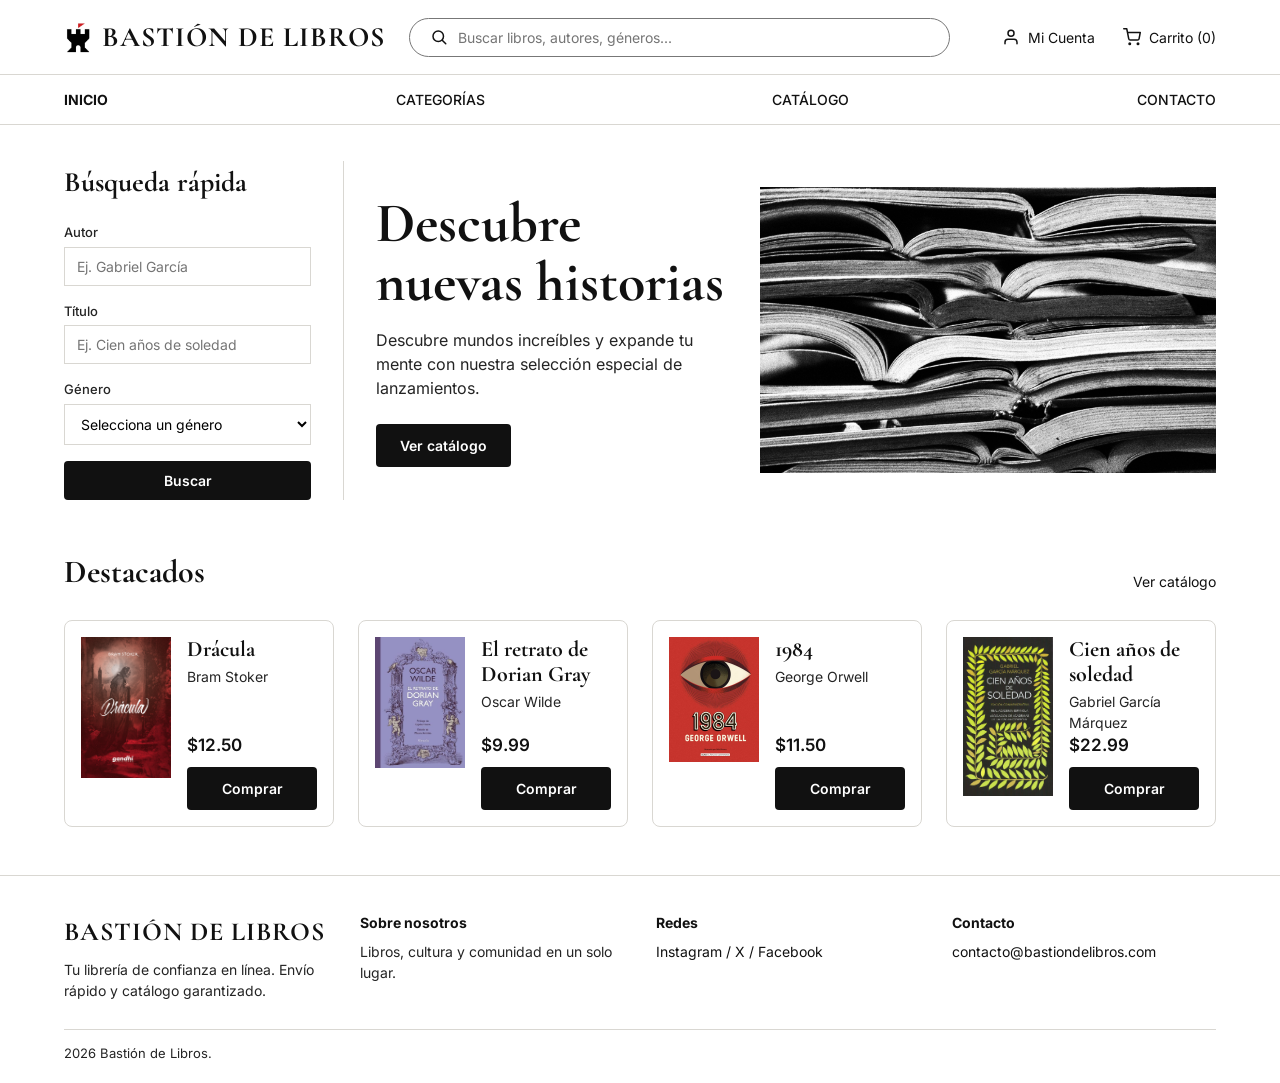
<file: index.html>
<!DOCTYPE html>
<html lang="es">
<head>
  <meta charset="UTF-8">
  <meta name="viewport" content="width=device-width, initial-scale=1.0">
  <title>Bastión de Libros | Inicio</title>
  <link rel="stylesheet" href="estilos/estilos.css">
</head>
<body>

  <!-- ====== CABECERA ====== -->
  <header class="cabecera">
    <div class="contenedor fila-cabecera">
      <a class="logo" href="index.html">
        <img src="imagenes/logo.png" alt="">
        Bastión de Libros
      </a>
      <form class="buscador-general" action="#">
        <img src="imagenes/iconos/icono-busqueda.svg" alt="">
        <input type="search" placeholder="Buscar libros, autores, géneros..." aria-label="Buscar libros, autores, géneros">
      </form>
      <div class="acciones-cuenta">
        <a href="#"><img src="imagenes/iconos/icono-cuenta.svg" alt="">Mi Cuenta</a>
        <a href="#"><img src="imagenes/iconos/icono-carrito.svg" alt="">Carrito (0)</a>
      </div>
    </div>
  </header>

  <!-- ====== MENÚ DE NAVEGACIÓN ====== -->
   <nav class="menu">
    <div class="contenedor fila-menu">
      <ul>
        <li><a class="activo" href="index.html">Inicio</a></li>
        <li><a href="#">Categorías</a></li>
        <li><a href="catalogo.html">Catálogo</a></li>
        <li><a href="#contacto">Contacto</a></li>
      </ul>
    </div>
  </nav>

  <main>
    <!-- ====== PORTADA: BÚSQUEDA + BANNER ====== -->
    <section class="portada">
      <div class="contenedor fila-portada">

        <aside class="busqueda-rapida">
         <h2>Búsqueda rápida</h2>
          <form action="#">
            <label for="autor">Autor</label>
            <input type="text" id="autor" placeholder="Ej. Gabriel García">

            <label for="titulo">Título</label>
            <input type="text" id="titulo" placeholder="Ej. Cien años de soledad">

            <label for="genero">Género</label>
            <select id="genero">
              <option>Selecciona un género</option>
              <option>Ficción</option>
              <option>No ficción</option>
              <option>Infantil</option>
              <option>Historia</option>
              <option>Ciencia</option>
            </select>

            <button class="boton-oscuro" type="submit">Buscar</button>
          </form>
        </aside>

         <div class="banner">
          <div class="banner-texto">
            <h1>Descubre nuevas historias</h1>
            <p class="descripcion">Descubre mundos increíbles y expande tu mente con nuestra selección especial de lanzamientos.</p>
            <a class="boton-oscuro" href="catalogo.html">Ver catálogo</a>
          </div>
          <div class="banner-imagen">
            <img src="imagenes/banner_principal_img.jpg" alt="Pila de libros antiguos en blanco y negro">
          </div>
        </div>

      </div>
    </section>

    <!-- ====== LIBROS DESTACADOS ====== -->
    <section class="destacados">
      <div class="contenedor">
        <div class="encabezado-seccion">
          <h2 class="titulo-seccion">Destacados</h2>
          <a class="enlace-ver" href="catalogo.html">Ver catálogo</a>
        </div>

        <div class="fila-tarjetas">
          <article class="tarjeta">
            <img src="imagenes/libros/portada_dracula.jpg" alt="Portada de Drácula">
            <div class="tarjeta-info">
              <h3>Drácula</h3>
              <p class="autor">Bram Stoker</p>
              <p class="precio">$12.50</p>
              <a class="boton-oscuro" href="#">Comprar</a>
            </div>
          </article>

          <article class="tarjeta">
            <img src="imagenes/libros/portada_el_retrato_de_dorian_grey.jpg" alt="Portada de El retrato de Dorian Gray">
            <div class="tarjeta-info">
              <h3>El retrato de Dorian Gray</h3>
              <p class="autor">Oscar Wilde</p>
              <p class="precio">$9.99</p>
              <a class="boton-oscuro" href="#">Comprar</a>
            </div>
          </article>

          <article class="tarjeta">
            <img src="imagenes/libros/portada_1984.jpg" alt="Portada de 1984">
            <div class="tarjeta-info">
              <h3>1984</h3>
              <p class="autor">George Orwell</p>
              <p class="precio">$11.50</p>
              <a class="boton-oscuro" href="#">Comprar</a>
            </div>
          </article>

          <article class="tarjeta">
            <img src="imagenes/libros/portada_cien_anos_de_soledad.jpg" alt="Portada de Cien años de soledad">
            <div class="tarjeta-info">
              <h3>Cien años de soledad</h3>
              <p class="autor">Gabriel García Márquez</p>
              <p class="precio">$22.99</p>
              <a class="boton-oscuro" href="#">Comprar</a>
            </div>
          </article>
        </div>
      </div>
    </section>
  </main>

  <!-- ====== PIE DE PÁGINA ====== -->
  <footer class="pie" id="contacto">
    <div class="contenedor">
      <div class="fila-pie">
        <div class="pie-columna">
          <p class="logo-pie">Bastión de Libros</p>
          <p>Tu librería de confianza en línea. Envío rápido y catálogo garantizado.</p>
        </div>
        <div class="pie-columna">
          <h4>Sobre nosotros</h4>
          <p>Libros, cultura y comunidad en un solo lugar.</p>
        </div>
        <div class="pie-columna">
          <h4>Redes</h4>
          <p><a href="#"> Instagram </a><a href="#"> / X  </a><a href="#">  / Facebook </a></p>
        </div>
        <div class="pie-columna">
          <h4>Contacto</h4>
          <p><a href="mailto:contacto@bastiondelibros.com">contacto@bastiondelibros.com</a></p>
        </div>
      </div>
      <p class="derechos">2026 Bastión de Libros.</p>
    </div>
  </footer>

</body>
</html>
</file>
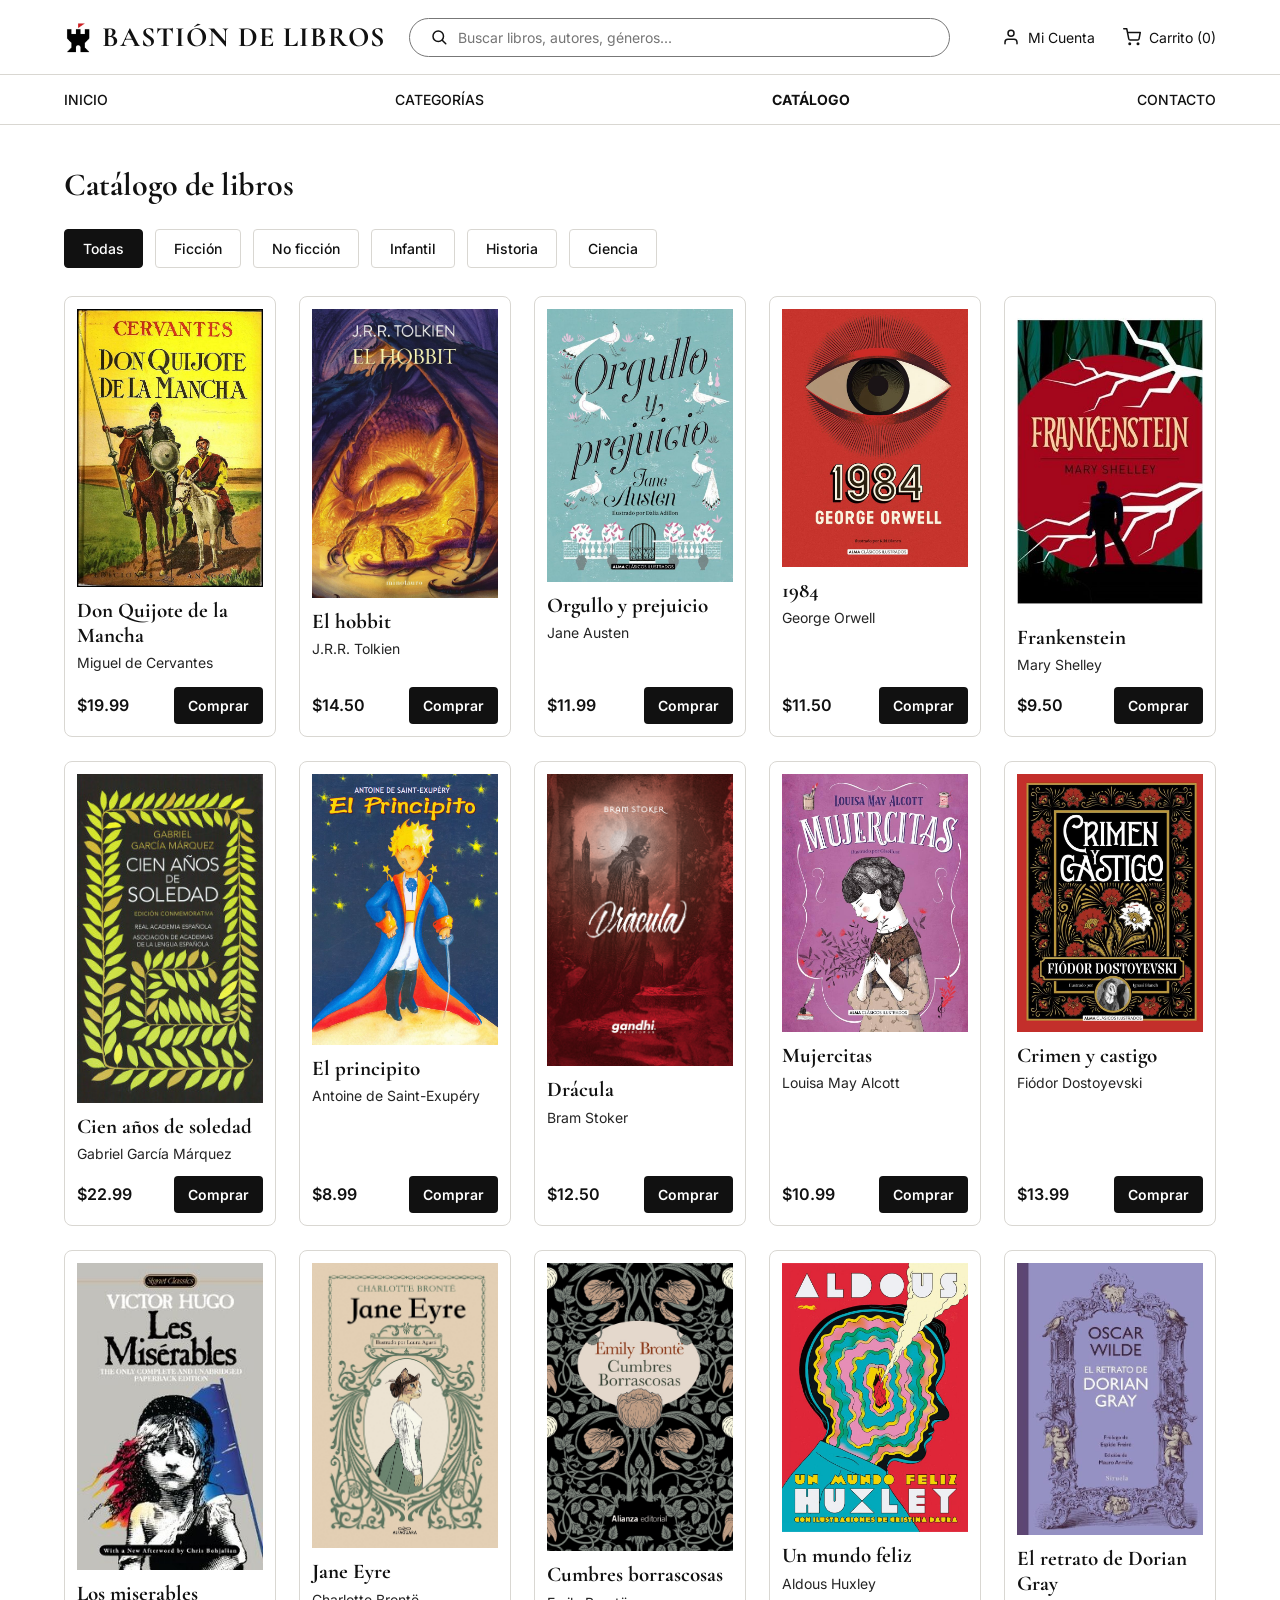
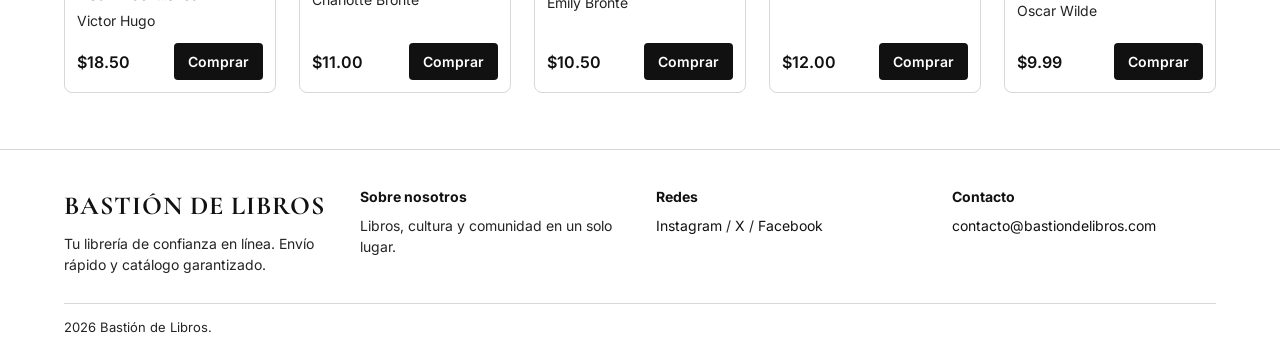
<file: catalogo.html>
<!DOCTYPE html>
<html lang="es">
<head>
  <meta charset="UTF-8">
  <meta name="viewport" content="width=device-width, initial-scale=1.0">
  <title>Bastión de Libros | Catálogo</title>
  <link rel="stylesheet" href="estilos/estilos.css">
</head>
<body>

  <!--  CABECERA -->
    <header class="cabecera">
    <div class="contenedor fila-cabecera">
      <a class="logo" href="index.html">
        <img src="imagenes/logo.png" alt="">
        Bastión de Libros
      </a>
      <form class="buscador-general" action="#">
        <img src="imagenes/iconos/icono-busqueda.svg" alt="">
        <input type="search" placeholder="Buscar libros, autores, géneros..." aria-label="Buscar libros, autores, géneros">
      </form>
      <div class="acciones-cuenta">
        <a href="#"><img src="imagenes/iconos/icono-cuenta.svg" alt="">Mi Cuenta</a>
        <a href="#"><img src="imagenes/iconos/icono-carrito.svg" alt="">Carrito (0)</a>
      </div>
    </div>
  </header>

  <!--  MENÚ DE NAVEGACIÓN  -->
    <nav class="menu">
    <div class="contenedor fila-menu">
      <ul>
        <li><a href="index.html">Inicio</a></li>
        <li><a href="#">Categorías</a></li>
        <li><a class="activo" href="catalogo.html">Catálogo</a></li>
        <li><a href="#contacto">Contacto</a></li>
      </ul>
    </div>
  </nav>

  <main>
    <section class="catalogo">
      <div class="contenedor">
        <h1 class="titulo-seccion">Catálogo de libros</h1>

        <!-- Filtros por categoría -->
        <ul class="filtros">
          <li><a class="activo" href="#">Todas</a></li>
          <li><a href="#">Ficción</a></li>
          <li><a href="#">No ficción</a></li>
          <li><a href="#">Infantil</a></li>
          <li><a href="#">Historia</a></li>
          <li><a href="#">Ciencia</a></li>
        </ul>

        <!-- Cuadrícula de 15 libros (5 por fila) -->
        <div class="cuadricula">

          <!-- Fila 1 -->
          <article class="ficha">
            <img src="imagenes/libros/portada_don_quijote_de_la_mancha.jpg" alt="Portada de Don Quijote de la Mancha">
            <h3>Don Quijote de la Mancha</h3>
            <p class="autor">Miguel de Cervantes</p>
            <div class="ficha-pie">
              <p class="precio">$19.99</p>
              <a class="boton-oscuro" href="#">Comprar</a>
            </div>
          </article>
          <article class="ficha">
            <img src="imagenes/libros/portada_el_hobbit.jpg" alt="Portada de El hobbit">
            <h3>El hobbit</h3>
            <p class="autor">J.R.R. Tolkien</p>
            <div class="ficha-pie">
              <p class="precio">$14.50</p>
              <a class="boton-oscuro" href="#">Comprar</a>
            </div>
          </article>
          <article class="ficha">
            <img src="imagenes/libros/portada_orgullo_y_prejuicio.jpg" alt="Portada de Orgullo y prejuicio">
            <h3>Orgullo y prejuicio</h3>
            <p class="autor">Jane Austen</p>
            <div class="ficha-pie">
              <p class="precio">$11.99</p>
              <a class="boton-oscuro" href="#">Comprar</a>
            </div>
          </article>
          <article class="ficha">
            <img src="imagenes/libros/portada_1984.jpg" alt="Portada de 1984">
            <h3>1984</h3>
            <p class="autor">George Orwell</p>
            <div class="ficha-pie">
              <p class="precio">$11.50</p>
              <a class="boton-oscuro" href="#">Comprar</a>
            </div>
          </article>
          <article class="ficha">
            <img src="imagenes/libros/portada_frankenstein.jpg" alt="Portada de Frankenstein">
            <h3>Frankenstein</h3>
            <p class="autor">Mary Shelley</p>
            <div class="ficha-pie">
              <p class="precio">$9.50</p>
              <a class="boton-oscuro" href="#">Comprar</a>
            </div>
          </article>

          <!-- Fila 2 -->
          <article class="ficha">
            <img src="imagenes/libros/portada_cien_anos_de_soledad.jpg" alt="Portada de Cien años de soledad">
            <h3>Cien años de soledad</h3>
            <p class="autor">Gabriel García Márquez</p>
            <div class="ficha-pie">
              <p class="precio">$22.99</p>
              <a class="boton-oscuro" href="#">Comprar</a>
            </div>
          </article>
          <article class="ficha">
            <img src="imagenes/libros/portada_el_principito.jpg" alt="Portada de El principito">
            <h3>El principito</h3>
            <p class="autor">Antoine de Saint-Exupéry</p>
            <div class="ficha-pie">
              <p class="precio">$8.99</p>
              <a class="boton-oscuro" href="#">Comprar</a>
            </div>
          </article>
          <article class="ficha">
            <img src="imagenes/libros/portada_dracula.jpg" alt="Portada de Drácula">
            <h3>Drácula</h3>
            <p class="autor">Bram Stoker</p>
            <div class="ficha-pie">
              <p class="precio">$12.50</p>
              <a class="boton-oscuro" href="#">Comprar</a>
            </div>
          </article>
          <article class="ficha">
            <img src="imagenes/libros/portada_mujercitas.jpg" alt="Portada de Mujercitas">
            <h3>Mujercitas</h3>
            <p class="autor">Louisa May Alcott</p>
            <div class="ficha-pie">
              <p class="precio">$10.99</p>
              <a class="boton-oscuro" href="#">Comprar</a>
            </div>
          </article>
          <article class="ficha">
            <img src="imagenes/libros/portada_crimen_y_castigo.jpg" alt="Portada de Crimen y castigo">
            <h3>Crimen y castigo</h3>
            <p class="autor">Fiódor Dostoyevski</p>
            <div class="ficha-pie">
              <p class="precio">$13.99</p>
              <a class="boton-oscuro" href="#">Comprar</a>
            </div>
          </article>

          <!-- Fila 3 -->
          <article class="ficha">
            <img src="imagenes/libros/portada_los_miserables.jpg" alt="Portada de Los miserables">
            <h3>Los miserables</h3>
            <p class="autor">Victor Hugo</p>
            <div class="ficha-pie">
              <p class="precio">$18.50</p>
              <a class="boton-oscuro" href="#">Comprar</a>
            </div>
          </article>
          <article class="ficha">
            <img src="imagenes/libros/portada_jane_eyre.jpg" alt="Portada de Jane Eyre">
            <h3>Jane Eyre</h3>
            <p class="autor">Charlotte Brontë</p>
            <div class="ficha-pie">
              <p class="precio">$11.00</p>
              <a class="boton-oscuro" href="#">Comprar</a>
            </div>
          </article>
          <article class="ficha">
            <img src="imagenes/libros/portada_cumbres_borrascosas.jpg" alt="Portada de Cumbres borrascosas">
            <h3>Cumbres borrascosas</h3>
            <p class="autor">Emily Brontë</p>
            <div class="ficha-pie">
              <p class="precio">$10.50</p>
              <a class="boton-oscuro" href="#">Comprar</a>
            </div>
          </article>
          <article class="ficha">
            <img src="imagenes/libros/portada_un_mundo_feliz.jpg" alt="Portada de Un mundo feliz">
            <h3>Un mundo feliz</h3>
            <p class="autor">Aldous Huxley</p>
            <div class="ficha-pie">
              <p class="precio">$12.00</p>
              <a class="boton-oscuro" href="#">Comprar</a>
            </div>
          </article>
          <article class="ficha">
            <img src="imagenes/libros/portada_el_retrato_de_dorian_grey.jpg" alt="Portada de El retrato de Dorian Gray">
            <h3>El retrato de Dorian Gray</h3>
            <p class="autor">Oscar Wilde</p>
            <div class="ficha-pie">
              <p class="precio">$9.99</p>
              <a class="boton-oscuro" href="#">Comprar</a>
            </div>
          </article>

        </div>
    </div>
   </section>
 </main>
        <!-- ====== PIE DE PÁGINA ====== -->
  <footer class="pie" id="contacto">
    <div class="contenedor">
      <div class="fila-pie">
        <div class="pie-columna">
          <p class="logo-pie">Bastión de Libros</p>
          <p>Tu librería de confianza en línea. Envío rápido y catálogo garantizado.</p>
        </div>
        <div class="pie-columna">
          <h4><span class="barra">Sobre nosotros</h4>
          <p>Libros, cultura y comunidad en un solo lugar.</p>
        </div>
        <div class="pie-columna">
          <h4><span class="barra">Redes</h4>
          <p><a href="#">Instagram</a> / <a href="#">X</a> / <a href="#">Facebook</a></p>
        </div>
        <div class="pie-columna">
          <h4><span class="barra">Contacto</h4>
          <p><a href="mailto:contacto@bastiondelibros.com">contacto@bastiondelibros.com</a></p>
        </div>
      </div>
      <p class="derechos">2026 Bastión de Libros.</p>
    </div>
  </footer>
  </body>
</html>
</file>
<file: estilos/estilos.css>
@font-face {
  font-family: 'Cormorant Garamond';
  src: url('../fuentes/cormorant-garamond-700.woff2') format('woff2');
  font-weight: 700;
  font-style: normal;
}

@font-face {
  font-family: 'Inter';
  src: url('../fuentes/inter-400.woff2') format('woff2');
  font-weight: 400;
  font-style: normal;
}

@font-face {
  font-family: 'Inter';
  src: url('../fuentes/inter-500.woff2') format('woff2');
  font-weight: 500;
  font-style: normal;
}

@font-face {
  font-family: 'Inter';
  src: url('../fuentes/inter-600.woff2') format('woff2');
  font-weight: 600;
  font-style: normal;
}

@font-face {
  font-family: 'Inter';
  src: url('../fuentes/inter-700.woff2') format('woff2');
  font-weight: 700;
  font-style: normal;
}

/* ---------- 1. REINICIO Y BASE ---------- */
* {
  margin: 0;
  padding: 0;
  box-sizing: border-box;
}

body {
  font-family: 'Inter', Arial, sans-serif;
  font-size: 16px;
  line-height: 1.5;
  color: #242424;
  background-color: white;
}

a {
  color: #111111;
  text-decoration: none;
}

ul {
  list-style: none;
}

img {
  display: block;
  max-width: 100%;
}

/* Caja centrada que limita el ancho del contenido */
.contenedor {
  max-width: 1200px;
  margin: 0 auto;
  padding: 0 24px;
}

/* ---------- 2. TÍTULOS REUTILIZABLES ---------- */
.titulo-seccion {
  margin-bottom: 20px;
  font-family: 'Cormorant Garamond', Georgia, serif;
  font-size: 32px;
  font-weight: 700;
  color: #111111;
}

/* ---------- 3. BOTÓN ---------- */
.boton-oscuro {
  display: inline-block;
  padding: 11px 24px;
  background-color: #111111;
  color: #FFFFFF;
  border: none;
  border-radius: 4px;
  font-family: 'Inter', Arial, sans-serif;
  font-size: 14px;
  font-weight: 600;
  text-align: center;
  cursor: pointer;
}

.boton-oscuro:hover {
  background-color: #D71920;
}

/* ---------- 4. CABECERA ---------- */
.cabecera {
  background-color: #FFFFFF;
  border-bottom: 1px solid #D9D7D2;
  padding: 16px 0;
}

.fila-cabecera {
  display: flex;
  align-items: center;
  justify-content: space-between;
  gap: 24px;
}

.logo {
  display: flex;
  align-items: center;
  gap: 10px;
  font-family: 'Cormorant Garamond', Georgia, serif;
  font-size: 28px;
  font-weight: 700;
  letter-spacing: 1px;
  text-transform: uppercase;
}

.logo img {
  width: 28px;
  height: 32px;
}

.buscador-general {
  flex: 1;
  max-width: 560px;
  display: flex;
  align-items: center;
  gap: 10px;
  padding: 0 20px;
  border: 1px solid #777777;
  border-radius: 30px;
  background-color: white;
}

.buscador-general img {
  width: 18px;
  height: 18px;
}

.buscador-general input {
  flex: 1;
  padding: 10px 0;
  border: none;
  background-color: white;
  font-family: 'Inter', Arial, sans-serif;
  font-size: 14px;
}

.acciones-cuenta {
  display: flex;
  align-items: center;
}

.acciones-cuenta a {
  display: flex;
  align-items: center;
  gap: 8px;
  margin-left: 28px;
  font-size: 14px;
}

.acciones-cuenta a:hover {
  color: #D71920;
}

.acciones-cuenta img {
  width: 18px;
  height: 18px;
}

/* ---------- 5. MENÚ DE NAVEGACIÓN ---------- */
.menu {
  background-color: white;
  border-bottom: 1px solid #D9D7D2;
}

.menu ul {
  width: 100%;
  display: flex;
  justify-content: space-between;
}

.menu a {
  display: block;
  padding: 14px 0;
  font-size: 14px;
  font-weight: 500;
  text-transform: uppercase;
}

.menu a:hover {
  color: #D71920;
}

.menu a.activo {
  font-weight: 700;
}

/* ---------- 6. PORTADA (búsqueda + banner) ---------- */
.portada {
  padding: 36px 0;
}

.fila-portada {
  display: flex;
  gap: 32px;
}

/* Búsqueda rápida: sin tarjeta, separada del banner por una línea vertical */
.busqueda-rapida {
  width: 280px;
  padding-right: 32px;
  border-right: 1px solid #D9D7D2;
}

.busqueda-rapida h2 {
  margin-bottom: 20px;
  font-family: 'Cormorant Garamond', Georgia, serif;
  font-size: 28px;
  font-weight: 700;
  color: #111111;
}

.busqueda-rapida label {
  display: block;
  margin-bottom: 4px;
  font-size: 13px;
  font-weight: 500;
}

.busqueda-rapida input,
.busqueda-rapida select {
  width: 100%;
  padding: 10px 12px;
  margin-bottom: 16px;
  border: 1px solid #D9D7D2;
  background-color: white;
  font-family: 'Inter', Arial, sans-serif;
  font-size: 14px;
}

.busqueda-rapida .boton-oscuro {
  width: 100%;
}

/* Banner: texto a la izquierda e imagen a la derecha, sin caja de fondo */
.banner {
  flex: 1;
  display: flex;
  align-items: center;
  gap: 24px;
}

.banner-texto {
  width: 360px;
}

.banner h1 {
  margin-bottom: 16px;
  font-family: 'Cormorant Garamond', Georgia, serif;
  font-size: 56px;
  font-weight: 700;
  line-height: 1.05;
  color: #111111;
}

.descripcion {
  margin-bottom: 24px;
}

.banner-imagen {
  flex: 1;
}

.banner-imagen img {
  width: 100%;
  height: auto;
}

/* ---------- 7. LIBROS DESTACADOS ---------- */
.destacados {
  padding: 12px 0 48px 0;
}

.encabezado-seccion {
  display: flex;
  align-items: center;
  justify-content: space-between;
  margin-bottom: 4px;
}

.enlace-ver {
  font-size: 14px;
}

.enlace-ver:hover {
  color: #D71920;
}

.fila-tarjetas {
  display: flex;
  gap: 24px;
}

.tarjeta {
  flex: 1;
  display: flex;
  gap: 16px;
  padding: 16px;
  background-color: #FFFFFF;
  border: 1px solid #D9D7D2;
  border-radius: 8px;
}

.tarjeta:hover {
  border: 1px solid #D71920;
}

.tarjeta img {
  width: 90px;
  height: auto;
  align-self: flex-start;
}

.tarjeta-info {
  flex: 1;
  display: flex;
  flex-direction: column;
}

.tarjeta-info h3 {
  font-family: 'Cormorant Garamond', Georgia, serif;
  font-size: 22px;
  font-weight: 700;
  line-height: 1.15;
  color: #111111;
}

.autor {
  margin-top: 4px;
  font-size: 14px;
}

.precio {
  margin-top: auto;
  margin-bottom: 8px;
  font-size: 17px;
  font-weight: 600;
  color: #111111;
}

/* ---------- 8. CATÁLOGO ---------- */
.catalogo {
  padding: 36px 0 56px 0;
}

.filtros {
  display: flex;
  flex-wrap: wrap;
  gap: 12px;
  margin-bottom: 28px;
}

.filtros a {
  display: block;
  padding: 8px 18px;
  background-color: #FFFFFF;
  border: 1px solid #D9D7D2;
  border-radius: 4px;
  font-size: 14px;
  font-weight: 500;
}

.filtros a:hover {
  border: 1px solid #D71920;
  color: #D71920;
}

.filtros a.activo {
  background-color: #111111;
  border: 1px solid #111111;
  color: #FFFFFF;
}

/* 5 fichas por fila: 5 x 18.4% = 92%; el 8% sobrante se reparte entre ellas */
.cuadricula {
  display: flex;
  flex-wrap: wrap;
  justify-content: space-between;
  row-gap: 24px;
}

.ficha {
  width: 18.4%;
  display: flex;
  flex-direction: column;
  padding: 12px;
  background-color: #FFFFFF;
  border: 1px solid #D9D7D2;
  border-radius: 8px;
}

.ficha:hover {
  border: 1px solid #D71920;
}

.ficha img {
  width: 100%;
  height: auto;
  margin-bottom: 12px;
}

.ficha h3 {
  font-family: 'Cormorant Garamond', Georgia, serif;
  font-size: 21px;
  font-weight: 700;
  line-height: 1.15;
  color: #111111;
}

.ficha-pie {
  display: flex;
  align-items: center;
  justify-content: space-between;
  margin-top: auto;
  padding-top: 12px;
}

.ficha-pie .precio {
  margin: 0;
  font-size: 16px;
}

.ficha-pie .boton-oscuro {
  padding: 8px 14px;
}

/* ---------- 9. PIE DE PÁGINA ---------- */
.pie {
  padding: 36px 0 20px 0;
  border-top: 1px solid #D9D7D2;
}

.fila-pie {
  display: flex;
  justify-content: space-between;
  gap: 32px;
}

.pie-columna {
  flex: 1;
  font-size: 14px;
}

.logo-pie {
  margin-bottom: 8px;
  font-family: 'Cormorant Garamond', Georgia, serif;
  font-size: 26px;
  font-weight: 700;
  letter-spacing: 1px;
  text-transform: uppercase;
  color: #111111;
}

.pie h4 {
  margin-bottom: 8px;
  font-size: 14px;
  font-weight: 700;
  color: #111111;
}

.pie a:hover {
  color: #D71920;
}

.derechos {
  margin-top: 28px;
  padding-top: 14px;
  border-top: 1px solid #D9D7D2;
  font-size: 13px;
}

/* ---------- 10. ADAPTABILIDAD (pantallas pequeñas) ---------- */
@media (max-width: 900px) {
  .contenedor {
    padding: 0 20px;
     .busqueda-rapida {
    padding-right: 0;
    border-right: none;
  }
  }

  .fila-cabecera,
  .fila-portada,
  .banner,
  .fila-tarjetas,
  .fila-pie {
    flex-direction: column;
    align-items: stretch;
  }

  .buscador-general {
    max-width: 100%;
  }

  .menu ul {
    flex-wrap: wrap;
    gap: 20px;
  }

  .busqueda-rapida,
  .banner-texto {
    width: 100%;
  }

  .banner h1 {
    font-size: 42px;
  }

  .ficha {
    width: 48%;
  }
}
</file>
